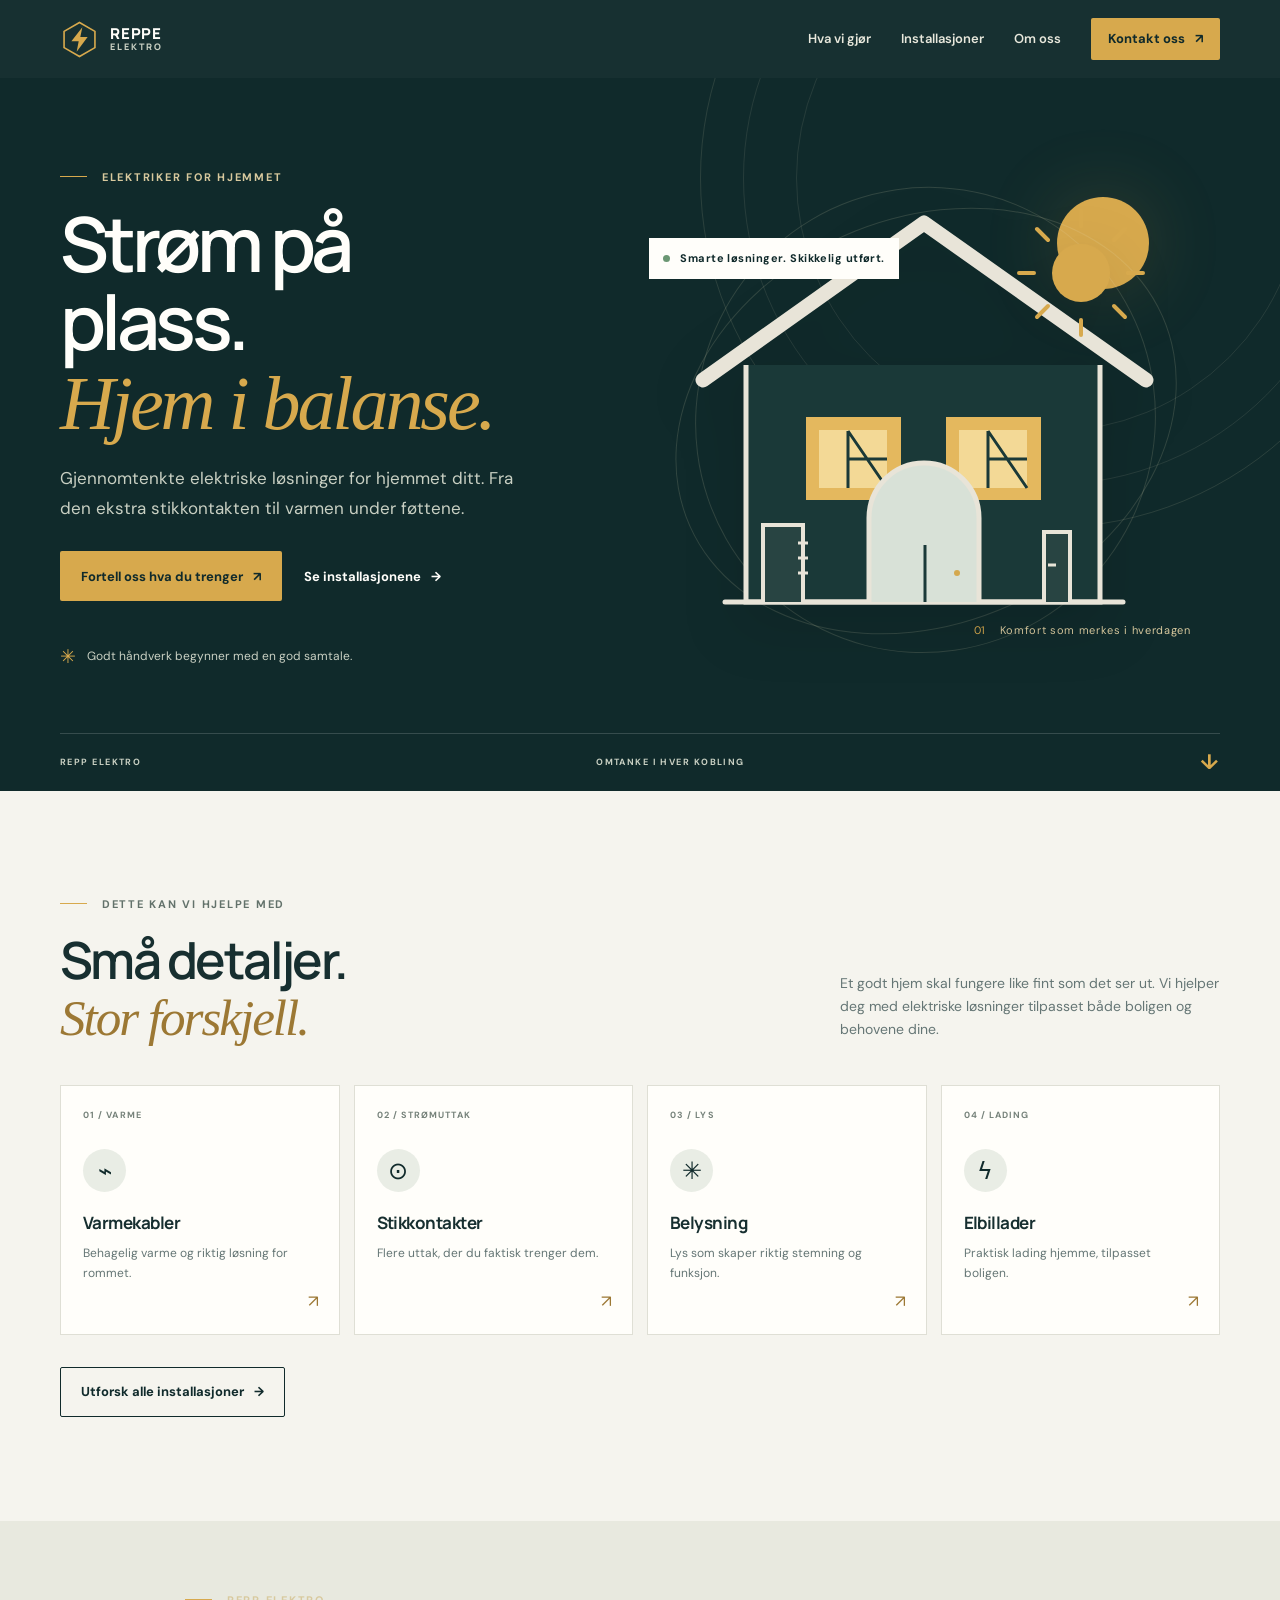
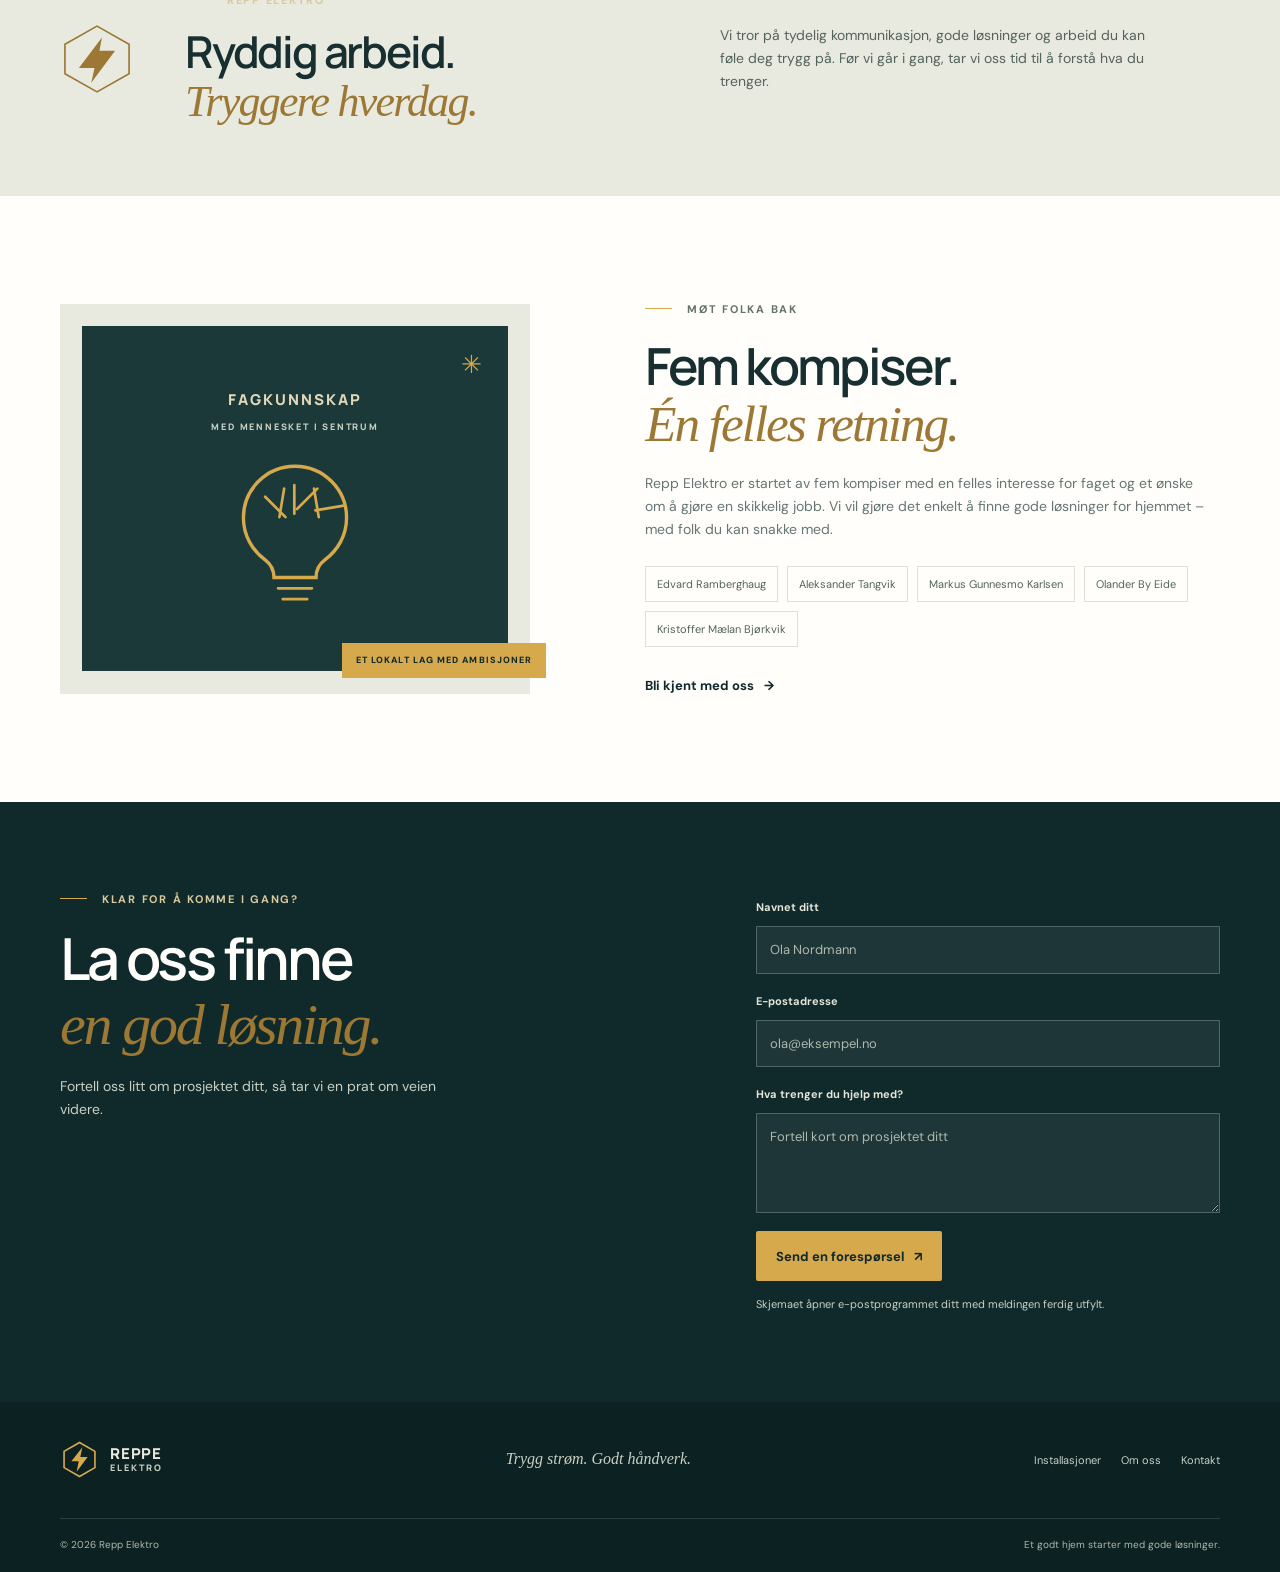
<file: index.html>
<!doctype html>
<html lang="no">
<head>
  <meta charset="utf-8">
  <meta name="viewport" content="width=device-width, initial-scale=1">
  <meta name="theme-color" content="#102a2b">
  <meta name="description" content="Repp Elektro hjelper med elektriske installasjoner i bolig – fra varmekabler og stikkontakter til belysning og elbillader.">
  <title>Repp Elektro | Trygg strøm. Godt håndverk.</title>
  <link rel="preconnect" href="https://fonts.googleapis.com">
  <link rel="preconnect" href="https://fonts.gstatic.com" crossorigin>
  <link href="https://fonts.googleapis.com/css2?family=DM+Sans:wght@400;500;600;700&family=Manrope:wght@400;500;600;700;800&display=swap" rel="stylesheet">
  <link rel="stylesheet" href="styles.css">
  <script src="script.js" defer></script>
</head>
<body>
  <a class="skip-link" href="#hovedinnhold">Hopp til hovedinnhold</a>
  <header class="site-header">
    <div class="container header-inner">
      <a class="brand" href="index.html" aria-label="Repp Elektro – forsiden">
        <svg class="brand-mark" viewBox="0 0 48 48" role="img" aria-label="Repp Elektro-logo">
          <path d="M24 3 43 14v20L24 45 5 34V14L24 3Z" fill="none" stroke="currentColor" stroke-width="2"/>
          <path d="M27.5 9 14 26h9l-2.5 13L34 21h-9l2.5-12Z" fill="currentColor"/>
        </svg>
        <span class="brand-name">REPPE<span>ELEKTRO</span></span>
      </a>
      <button class="menu-toggle" type="button" aria-expanded="false" aria-controls="primary-nav">
        <span class="sr-only">Åpne meny</span>
        <span></span><span></span>
      </button>
      <nav class="primary-nav" id="primary-nav" aria-label="Hovedmeny">
        <a href="#tjenester">Hva vi gjør</a>
        <a href="installasjoner.html">Installasjoner</a>
        <a href="#om-oss">Om oss</a>
        <a class="button button-small button-dark nav-cta" href="#kontakt">Kontakt oss <span aria-hidden="true">↗</span></a>
      </nav>
    </div>
  </header>

  <main id="hovedinnhold">
    <section class="hero">
      <div class="hero-glow" aria-hidden="true"></div>
      <div class="container hero-grid">
        <div class="hero-copy">
          <p class="eyebrow"><span class="eyebrow-line"></span> Elektriker for hjemmet</p>
          <h1>Strøm på plass.<br><span>Hjem i balanse.</span></h1>
          <p class="hero-lead">Gjennomtenkte elektriske løsninger for hjemmet ditt. Fra den ekstra stikkontakten til varmen under føttene.</p>
          <div class="hero-actions">
            <a class="button button-accent" href="#kontakt">Fortell oss hva du trenger <span aria-hidden="true">↗</span></a>
            <a class="text-link" href="installasjoner.html">Se installasjonene <span aria-hidden="true">→</span></a>
          </div>
          <div class="hero-note">
            <span class="note-icon" aria-hidden="true">✳</span>
            <p>Godt håndverk begynner med en god samtale.</p>
          </div>
        </div>
        <div class="hero-art" aria-label="Illustrasjon av et moderne hjem med elektrisk lys">
          <div class="art-sun"></div>
          <div class="art-label"><span class="status-dot"></span> Smarte løsninger. Skikkelig utført.</div>
          <svg class="house-art" viewBox="0 0 560 520" role="img" aria-label="Grafisk illustrasjon av et hus">
            <path d="M57 220 278 63l222 157" fill="none" stroke="#e8e4d8" stroke-width="15" stroke-linecap="round" stroke-linejoin="round"/>
            <path d="M100 205v237h354V205" fill="#1a3938" stroke="#e8e4d8" stroke-width="5"/>
            <path d="M79 442h398" stroke="#e8e4d8" stroke-width="5" stroke-linecap="round"/>
            <path d="M160 257h95v83h-95zM300 257h95v83h-95z" fill="#e4b85e"/>
            <path d="M173 270h68v58h-68zM313 270h68v58h-68z" fill="#f3d996"/>
            <path d="M202 271v57m0-57 39 57m-39-29h39M342 271v57m0-57 39 57m-39-29h39" stroke="#1a3938" stroke-width="3"/>
            <path d="M223 442V358a55 55 0 0 1 110 0v84" fill="#d8e1d7" stroke="#e8e4d8" stroke-width="5"/>
            <path d="M279 385v57" stroke="#1a3938" stroke-width="3"/>
            <circle cx="311" cy="413" r="3" fill="#d4a84e"/>
            <path d="M117 442V365h40v77m241 0v-70h26v70" fill="#284442" stroke="#e8e4d8" stroke-width="4"/>
            <path d="M152 383h10m-10 15h10m-10 15h10m240-8h8" stroke="#e8e4d8" stroke-width="3"/>
            <circle cx="435" cy="113" r="29" fill="#d7a94d"/>
            <path d="M435 66v-15m0 124v-15m47-47h15m-124 0h15m80-33 11-11m-88 88 11-11m66 0 11 11m-88-88 11 11" stroke="#d7a94d" stroke-width="4" stroke-linecap="round"/>
          </svg>
          <div class="art-caption"><span>01</span> Komfort som merkes i hverdagen</div>
          <span class="art-orbit orbit-one" aria-hidden="true"></span>
          <span class="art-orbit orbit-two" aria-hidden="true"></span>
        </div>
      </div>
      <div class="hero-bottom container">
        <span>REPP ELEKTRO</span>
        <span>OMTANKE I HVER KOBLING</span>
        <a href="#tjenester" aria-label="Bla ned til tjenester">↓</a>
      </div>
    </section>

    <section class="intro section-pad" id="tjenester">
      <div class="container">
        <div class="section-heading">
          <div>
            <p class="eyebrow eyebrow-dark"><span class="eyebrow-line"></span> Dette kan vi hjelpe med</p>
            <h2>Små detaljer.<br><span>Stor forskjell.</span></h2>
          </div>
          <p class="section-intro">Et godt hjem skal fungere like fint som det ser ut. Vi hjelper deg med elektriske løsninger tilpasset både boligen og behovene dine.</p>
        </div>
        <div class="service-grid">
          <a class="service-card" href="installasjoner.html#varmekabler">
            <span class="card-number">01 / VARME</span>
            <span class="service-icon" aria-hidden="true">⌁</span>
            <h3>Varmekabler</h3>
            <p>Behagelig varme og riktig løsning for rommet.</p>
            <span class="card-arrow" aria-hidden="true">↗</span>
          </a>
          <a class="service-card" href="installasjoner.html#stikkontakter">
            <span class="card-number">02 / STRØMUTTAK</span>
            <span class="service-icon icon-socket" aria-hidden="true">⊙</span>
            <h3>Stikkontakter</h3>
            <p>Flere uttak, der du faktisk trenger dem.</p>
            <span class="card-arrow" aria-hidden="true">↗</span>
          </a>
          <a class="service-card" href="installasjoner.html#belysning">
            <span class="card-number">03 / LYS</span>
            <span class="service-icon" aria-hidden="true">✳</span>
            <h3>Belysning</h3>
            <p>Lys som skaper riktig stemning og funksjon.</p>
            <span class="card-arrow" aria-hidden="true">↗</span>
          </a>
          <a class="service-card" href="installasjoner.html#elbillader">
            <span class="card-number">04 / LADING</span>
            <span class="service-icon icon-charge" aria-hidden="true">ϟ</span>
            <h3>Elbillader</h3>
            <p>Praktisk lading hjemme, tilpasset boligen.</p>
            <span class="card-arrow" aria-hidden="true">↗</span>
          </a>
        </div>
        <a class="button button-outline" href="installasjoner.html">Utforsk alle installasjoner <span aria-hidden="true">→</span></a>
      </div>
    </section>

    <section class="promise">
      <div class="container promise-inner">
        <div class="promise-mark" aria-hidden="true">
          <svg viewBox="0 0 90 90"><path d="M45 5 84 27v36L45 85 6 63V27L45 5Z" fill="none" stroke="currentColor" stroke-width="2"/><path d="m51 19-28 37h19l-4 18 29-39H48l3-16Z" fill="currentColor"/></svg>
        </div>
        <div>
          <p class="eyebrow"><span class="eyebrow-line"></span> Repp Elektro</p>
          <h2>Ryddig arbeid.<br><span>Tryggere hverdag.</span></h2>
        </div>
        <p class="promise-copy">Vi tror på tydelig kommunikasjon, gode løsninger og arbeid du kan føle deg trygg på. Før vi går i gang, tar vi oss tid til å forstå hva du trenger.</p>
      </div>
    </section>

    <section class="about section-pad" id="om-oss">
      <div class="container about-grid">
        <div class="about-image">
          <div class="about-image-inner">
            <span class="about-spark" aria-hidden="true">✳</span>
            <p>FAGKUNNSKAP<br><span>MED MENNESKET I SENTRUM</span></p>
            <svg viewBox="0 0 280 230" role="img" aria-label="Abstrakt illustrasjon av elektrisk lys">
              <path d="M140 18c-42 0-76 34-76 76 0 26 13 48 32 62 8 6 13 16 13 26h62c0-10 5-20 13-26 19-14 32-36 32-62 0-42-34-76-76-76Z" fill="none" stroke="currentColor" stroke-width="5"/>
              <path d="M111 182h58m-54 16h50m-43 16h36M139 46v42m-43-25 30 30m-2-42-7 42m51-42 7 42m-2-42-30 30m69-5-42 7" fill="none" stroke="currentColor" stroke-width="4" stroke-linecap="round"/>
            </svg>
          </div>
          <span class="about-index">ET LOKALT LAG MED AMBISJONER</span>
        </div>
        <div class="about-copy">
          <p class="eyebrow eyebrow-dark"><span class="eyebrow-line"></span> Møt folka bak</p>
          <h2>Fem kompiser.<br><span>Én felles retning.</span></h2>
          <p class="body-copy">Repp Elektro er startet av fem kompiser med en felles interesse for faget og et ønske om å gjøre en skikkelig jobb. Vi vil gjøre det enkelt å finne gode løsninger for hjemmet – med folk du kan snakke med.</p>
          <div class="team-list">
            <span>Edvard Ramberghaug</span>
            <span>Aleksander Tangvik</span>
            <span>Markus Gunnesmo Karlsen</span>
            <span>Olander By Eide</span>
            <span>Kristoffer Mælan Bjørkvik</span>
          </div>
          <a class="text-link text-link-dark" href="#kontakt">Bli kjent med oss <span aria-hidden="true">→</span></a>
        </div>
      </div>
    </section>

    <section class="contact-section" id="kontakt">
      <div class="container contact-grid">
        <div>
          <p class="eyebrow"><span class="eyebrow-line"></span> Klar for å komme i gang?</p>
          <h2>La oss finne<br><span>en god løsning.</span></h2>
          <p class="contact-lead">Fortell oss litt om prosjektet ditt, så tar vi en prat om veien videre.</p>
        </div>
        <form class="contact-form" id="contact-form">
          <label for="name">Navnet ditt</label>
          <input id="name" name="name" type="text" autocomplete="name" placeholder="Ola Nordmann" required>
          <label for="email">E-postadresse</label>
          <input id="email" name="email" type="email" autocomplete="email" placeholder="ola@eksempel.no" required>
          <label for="message">Hva trenger du hjelp med?</label>
          <textarea id="message" name="message" rows="3" placeholder="Fortell kort om prosjektet ditt" required></textarea>
          <button class="button button-accent form-submit" type="submit">Send en forespørsel <span aria-hidden="true">↗</span></button>
          <p class="form-note">Skjemaet åpner e-postprogrammet ditt med meldingen ferdig utfylt.</p>
          <p class="form-feedback" id="form-feedback" role="status" aria-live="polite"></p>
        </form>
      </div>
    </section>
  </main>

  <footer class="site-footer">
    <div class="container footer-main">
      <a class="brand brand-footer" href="index.html" aria-label="Repp Elektro – forsiden">
        <svg class="brand-mark" viewBox="0 0 48 48" aria-hidden="true"><path d="M24 3 43 14v20L24 45 5 34V14L24 3Z" fill="none" stroke="currentColor" stroke-width="2"/><path d="M27.5 9 14 26h9l-2.5 13L34 21h-9l2.5-12Z" fill="currentColor"/></svg>
        <span class="brand-name">REPPE<span>ELEKTRO</span></span>
      </a>
      <p>Trygg strøm. Godt håndverk.</p>
      <div class="footer-links"><a href="installasjoner.html">Installasjoner</a><a href="#om-oss">Om oss</a><a href="#kontakt">Kontakt</a></div>
    </div>
    <div class="container footer-bottom"><span>© <span data-year>2026</span> Repp Elektro</span><span>Et godt hjem starter med gode løsninger.</span></div>
  </footer>
</body>
</html>
</file>
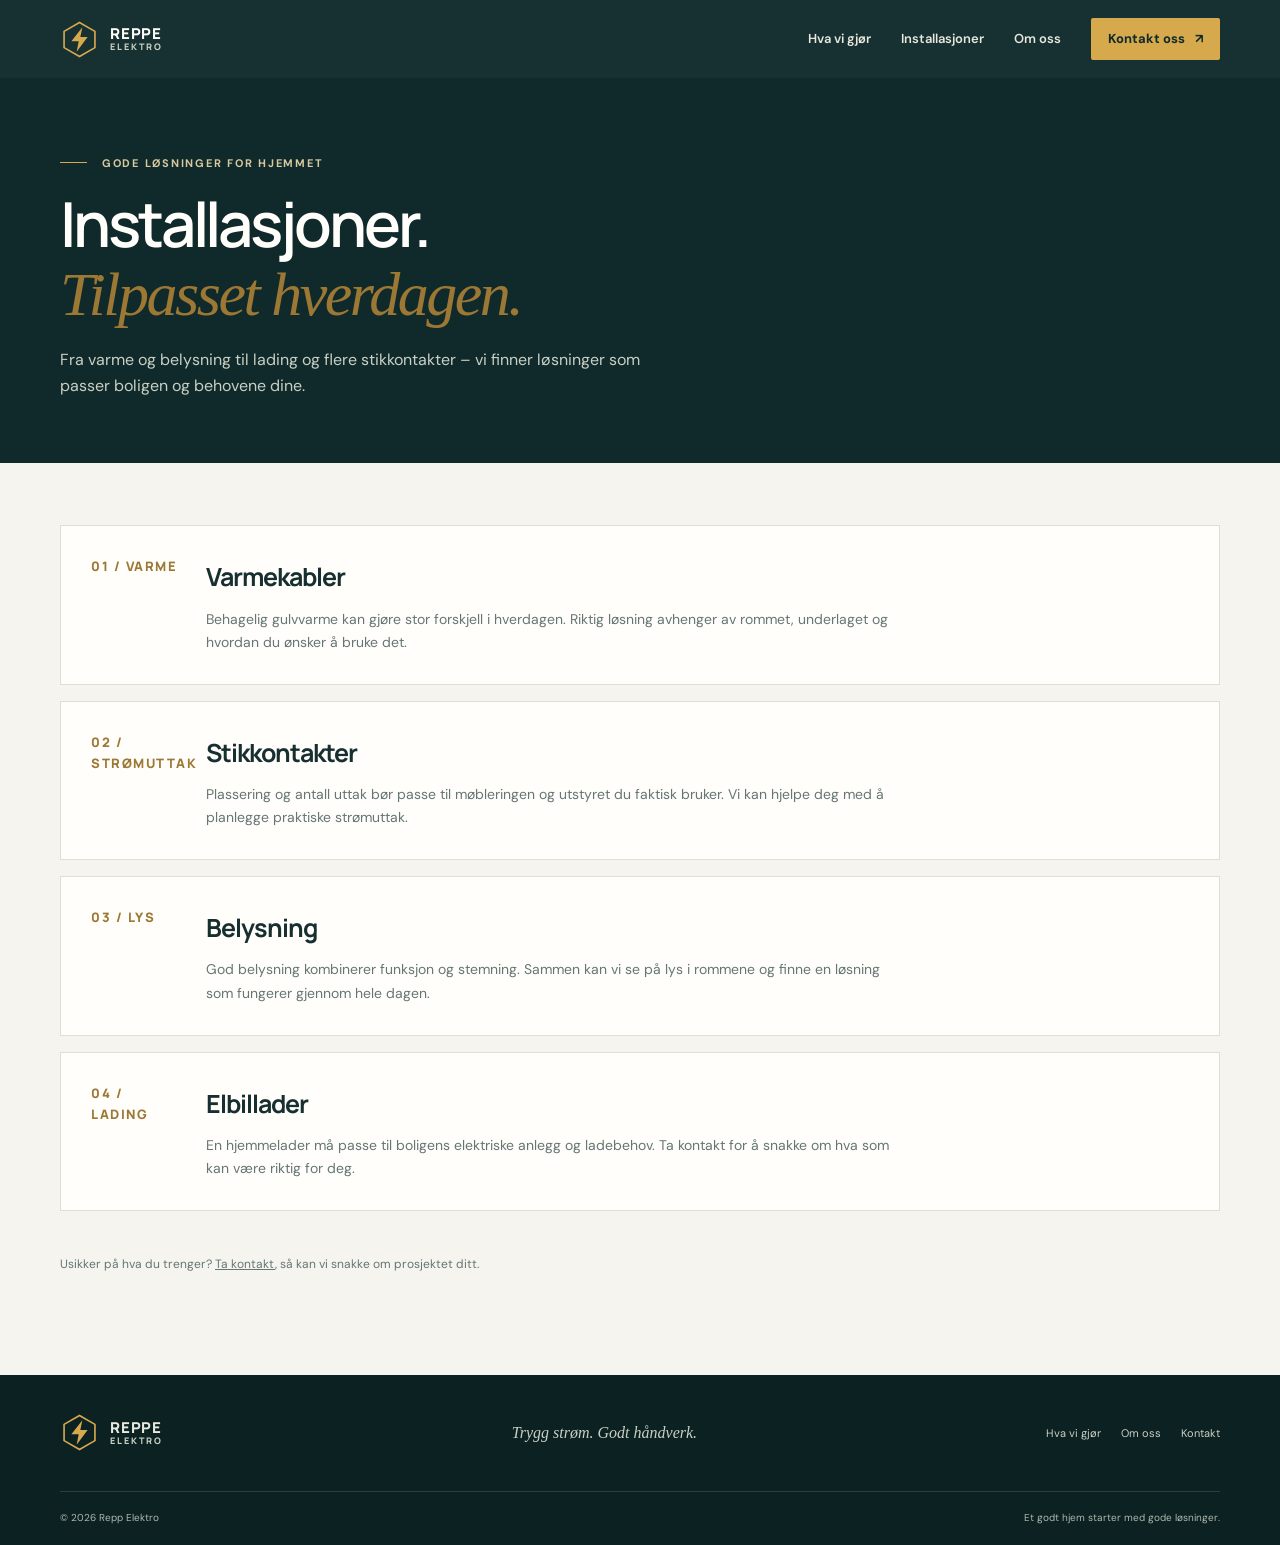
<file: installasjoner.html>
<!doctype html>
<html lang="no">
<head>
  <meta charset="utf-8">
  <meta name="viewport" content="width=device-width, initial-scale=1">
  <meta name="theme-color" content="#102a2b">
  <meta name="description" content="Se eksempler på elektriske installasjoner Repp Elektro kan hjelpe med i hjemmet.">
  <title>Installasjoner | Repp Elektro</title>
  <link rel="preconnect" href="https://fonts.googleapis.com">
  <link rel="preconnect" href="https://fonts.gstatic.com" crossorigin>
  <link href="https://fonts.googleapis.com/css2?family=DM+Sans:wght@400;500;600;700&family=Manrope:wght@400;500;600;700;800&display=swap" rel="stylesheet">
  <link rel="stylesheet" href="styles.css">
  <script src="script.js" defer></script>
</head>
<body>
  <a class="skip-link" href="#hovedinnhold">Hopp til hovedinnhold</a>
  <header class="site-header">
    <div class="container header-inner">
      <a class="brand" href="index.html" aria-label="Repp Elektro – forsiden">
        <svg class="brand-mark" viewBox="0 0 48 48" role="img" aria-label="Repp Elektro-logo">
          <path d="M24 3 43 14v20L24 45 5 34V14L24 3Z" fill="none" stroke="currentColor" stroke-width="2"/>
          <path d="M27.5 9 14 26h9l-2.5 13L34 21h-9l2.5-12Z" fill="currentColor"/>
        </svg>
        <span class="brand-name">REPPE<span>ELEKTRO</span></span>
      </a>
      <button class="menu-toggle" type="button" aria-expanded="false" aria-controls="primary-nav">
        <span class="sr-only">Åpne meny</span>
        <span></span><span></span>
      </button>
      <nav class="primary-nav" id="primary-nav" aria-label="Hovedmeny">
        <a href="index.html#tjenester">Hva vi gjør</a>
        <a href="installasjoner.html" aria-current="page">Installasjoner</a>
        <a href="index.html#om-oss">Om oss</a>
        <a class="button button-small button-dark nav-cta" href="index.html#kontakt">Kontakt oss <span aria-hidden="true">↗</span></a>
      </nav>
    </div>
  </header>

  <main id="hovedinnhold">
    <section class="page-intro">
      <div class="container">
        <p class="eyebrow"><span class="eyebrow-line"></span> Gode løsninger for hjemmet</p>
        <h1>Installasjoner.<br><span>Tilpasset hverdagen.</span></h1>
        <p>Fra varme og belysning til lading og flere stikkontakter – vi finner løsninger som passer boligen og behovene dine.</p>
      </div>
    </section>

    <section class="installations">
      <div class="container installation-list">
        <article class="installation-card" id="varmekabler">
          <span class="installation-number">01 / VARME</span>
          <div>
            <h2>Varmekabler</h2>
            <p>Behagelig gulvvarme kan gjøre stor forskjell i hverdagen. Riktig løsning avhenger av rommet, underlaget og hvordan du ønsker å bruke det.</p>
          </div>
        </article>
        <article class="installation-card" id="stikkontakter">
          <span class="installation-number">02 / STRØMUTTAK</span>
          <div>
            <h2>Stikkontakter</h2>
            <p>Plassering og antall uttak bør passe til møbleringen og utstyret du faktisk bruker. Vi kan hjelpe deg med å planlegge praktiske strømuttak.</p>
          </div>
        </article>
        <article class="installation-card" id="belysning">
          <span class="installation-number">03 / LYS</span>
          <div>
            <h2>Belysning</h2>
            <p>God belysning kombinerer funksjon og stemning. Sammen kan vi se på lys i rommene og finne en løsning som fungerer gjennom hele dagen.</p>
          </div>
        </article>
        <article class="installation-card" id="elbillader">
          <span class="installation-number">04 / LADING</span>
          <div>
            <h2>Elbillader</h2>
            <p>En hjemmelader må passe til boligens elektriske anlegg og ladebehov. Ta kontakt for å snakke om hva som kan være riktig for deg.</p>
          </div>
        </article>
        <p class="installation-note">Usikker på hva du trenger? <a href="index.html#kontakt">Ta kontakt</a>, så kan vi snakke om prosjektet ditt.</p>
      </div>
    </section>
  </main>

  <footer class="site-footer">
    <div class="container footer-main">
      <a class="brand brand-footer" href="index.html" aria-label="Repp Elektro – forsiden">
        <svg class="brand-mark" viewBox="0 0 48 48" aria-hidden="true"><path d="M24 3 43 14v20L24 45 5 34V14L24 3Z" fill="none" stroke="currentColor" stroke-width="2"/><path d="M27.5 9 14 26h9l-2.5 13L34 21h-9l2.5-12Z" fill="currentColor"/></svg>
        <span class="brand-name">REPPE<span>ELEKTRO</span></span>
      </a>
      <p>Trygg strøm. Godt håndverk.</p>
      <div class="footer-links"><a href="index.html#tjenester">Hva vi gjør</a><a href="index.html#om-oss">Om oss</a><a href="index.html#kontakt">Kontakt</a></div>
    </div>
    <div class="container footer-bottom"><span>© <span data-year>2026</span> Repp Elektro</span><span>Et godt hjem starter med gode løsninger.</span></div>
  </footer>
</body>
</html>
</file>
<file: styles.css>
:root {
  color-scheme: light;
  --ink: #172f30;
  --muted: #657675;
  --paper: #f5f4ee;
  --white: #fffefa;
  --green: #102a2b;
  --green-soft: #1a3938;
  --gold: #d7a94d;
  --line: #dfdfd5;
  --serif: Georgia, "Times New Roman", serif;
  --sans: "DM Sans", sans-serif;
  --display: "Manrope", sans-serif;
}

* { box-sizing: border-box; }
html { scroll-behavior: smooth; scroll-padding-top: 92px; }
body { margin: 0; background: var(--paper); color: var(--ink); font-family: var(--sans); font-size: 16px; line-height: 1.65; }
a { color: inherit; }
button, input, textarea { font: inherit; }
button, a { -webkit-tap-highlight-color: transparent; }
svg { display: block; max-width: 100%; }
.container { width: min(1160px, calc(100% - 48px)); margin-inline: auto; }
.sr-only { position: absolute; width: 1px; height: 1px; overflow: hidden; clip: rect(0, 0, 0, 0); white-space: nowrap; }
.skip-link { position: fixed; z-index: 100; top: 12px; left: 12px; padding: 10px 16px; transform: translateY(-160%); background: var(--white); color: var(--green); }
.skip-link:focus { transform: translateY(0); }

.site-header { position: sticky; z-index: 20; top: 0; background: rgba(16, 42, 43, .97); color: var(--white); }
.header-inner { min-height: 78px; display: flex; align-items: center; justify-content: space-between; gap: 28px; }
.brand { display: inline-flex; align-items: center; gap: 11px; color: inherit; text-decoration: none; }
.brand-mark { width: 39px; height: 39px; color: var(--gold); }
.brand-name { font-family: var(--display); font-size: 15px; font-weight: 800; letter-spacing: .05em; line-height: 1.1; }
.brand-name span { display: block; color: #c9d0c3; font-size: 9px; letter-spacing: .22em; }
.primary-nav { display: flex; align-items: center; gap: 30px; }
.primary-nav > a:not(.button) { color: #e8e8dc; font-size: 13px; font-weight: 600; text-decoration: none; }
.primary-nav > a:not(.button):hover, .footer-links a:hover { color: var(--gold); }
.menu-toggle { display: none; width: 44px; height: 42px; padding: 10px; border: 1px solid rgba(255,255,255,.32); border-radius: 2px; background: transparent; color: white; cursor: pointer; }
.menu-toggle > span:not(.sr-only) { display: block; height: 2px; margin: 5px 0; background: currentColor; }

.button { min-height: 50px; display: inline-flex; align-items: center; justify-content: center; gap: 10px; padding: 0 20px; border: 1px solid transparent; border-radius: 2px; font-size: 13px; font-weight: 700; text-decoration: none; transition: background .2s ease, color .2s ease, transform .2s ease; }
.button:hover { transform: translateY(-2px); }
.button-small { min-height: 42px; padding-inline: 16px; }
.button-dark { background: var(--gold); color: var(--green); }
.button-dark:hover, .button-accent:hover { background: #e4c16f; }
.button-accent { background: var(--gold); color: var(--green); }
.button-outline { margin-top: 32px; border-color: var(--green); color: var(--green); }
.button-outline:hover { background: var(--green); color: white; }
.text-link { display: inline-flex; align-items: center; gap: 10px; color: var(--white); font-size: 13px; font-weight: 700; text-decoration: none; }
.text-link:hover { color: var(--gold); }
.text-link-dark { color: var(--green); }

.hero { position: relative; overflow: hidden; min-height: 650px; display: flex; flex-direction: column; justify-content: center; padding: 72px 0 100px; background: var(--green); color: var(--white); }
.hero-glow { position: absolute; top: -250px; right: -120px; width: 700px; height: 700px; border: 1px solid rgba(235,224,190,.12); border-radius: 50%; }
.hero-glow::before, .hero-glow::after { position: absolute; inset: 42px; border: 1px solid rgba(235,224,190,.1); border-radius: 50%; content: ""; }
.hero-glow::after { inset: 95px; }
.hero-grid { position: relative; z-index: 1; display: grid; grid-template-columns: .9fr 1.1fr; align-items: center; gap: clamp(36px, 7vw, 95px); }
.hero-copy { padding: 18px 0; }
.eyebrow { margin: 0 0 18px; color: #d8c99e; font-size: 11px; font-weight: 700; letter-spacing: .16em; text-transform: uppercase; }
.eyebrow-dark { color: #63726b; }
.eyebrow-line { display: inline-block; width: 27px; height: 1px; margin: 0 10px 4px 0; background: var(--gold); }
h1, h2, h3, p { margin-top: 0; }
h1, h2 { font-family: var(--display); }
h1 { max-width: 590px; margin-bottom: 22px; font-size: clamp(45px, 6vw, 76px); font-weight: 600; letter-spacing: -.06em; line-height: 1.03; }
h1 span, h2 span { color: var(--gold); font-family: var(--serif); font-weight: 400; font-style: italic; letter-spacing: -.04em; }
.hero-lead { max-width: 460px; margin-bottom: 28px; color: #c9d0c3; font-size: 17px; line-height: 1.75; }
.hero-actions { display: flex; flex-wrap: wrap; align-items: center; gap: 22px; }
.hero-note { display: flex; align-items: center; gap: 11px; margin-top: 40px; color: #c9d0c3; font-size: 12px; }
.hero-note p { margin: 0; }
.note-icon { color: var(--gold); font-size: 19px; }
.hero-art { position: relative; min-height: 440px; display: grid; place-items: center; }
.art-sun { position: absolute; top: 7%; right: 12%; width: 92px; height: 92px; border-radius: 50%; background: var(--gold); box-shadow: 0 0 80px rgba(215,169,77,.18); }
.house-art { position: relative; z-index: 1; width: min(100%, 560px); filter: drop-shadow(0 20px 30px rgba(0,0,0,.12)); }
.art-label { position: absolute; z-index: 2; top: 15%; left: 3%; padding: 11px 14px; background: var(--white); color: var(--green); font-size: 11px; font-weight: 700; letter-spacing: .04em; }
.status-dot { display: inline-block; width: 7px; height: 7px; margin-right: 7px; border-radius: 50%; background: #6b9773; }
.art-caption { position: absolute; right: 5%; bottom: 8%; color: #d8c99e; font-size: 11px; letter-spacing: .06em; }
.art-caption span { margin-right: 10px; color: var(--gold); }
.art-orbit { position: absolute; width: 88%; height: 78%; border: 1px solid rgba(235,224,190,.15); border-radius: 50%; transform: rotate(-24deg); }
.orbit-two { width: 78%; height: 90%; transform: rotate(26deg); }
.hero-bottom { position: absolute; right: 0; bottom: 0; left: 0; display: flex; align-items: center; justify-content: space-between; min-height: 58px; border-top: 1px solid rgba(255,255,255,.16); color: #c9d0c3; font-size: 9px; font-weight: 700; letter-spacing: .16em; }
.hero-bottom a { color: var(--gold); font-size: 21px; text-decoration: none; }

.section-pad { padding: 104px 0; }
.intro { background: var(--paper); }
.section-heading { display: flex; align-items: end; justify-content: space-between; gap: 32px; margin-bottom: 38px; }
.section-heading h2, .about-copy h2, .promise h2, .contact-grid h2, .page-intro h1 { margin-bottom: 0; font-size: clamp(34px, 4vw, 52px); font-weight: 600; letter-spacing: -.05em; line-height: 1.1; }
.section-heading h2 span, .about-copy h2 span, .promise h2 span, .contact-grid h2 span, .page-intro h1 span { color: #9c7834; }
.section-intro { max-width: 380px; margin: 0 0 5px; color: var(--muted); font-size: 14px; }
.service-grid { display: grid; grid-template-columns: repeat(4, 1fr); gap: 14px; }
.service-card { position: relative; min-height: 250px; display: flex; flex-direction: column; padding: 22px; border: 1px solid var(--line); background: var(--white); text-decoration: none; transition: transform .2s ease, box-shadow .2s ease; }
.service-card:hover { transform: translateY(-4px); box-shadow: 0 15px 34px rgba(23,47,48,.09); }
.card-number { color: #76827a; font-size: 9px; font-weight: 700; letter-spacing: .12em; }
.service-icon { width: 43px; height: 43px; display: grid; place-items: center; margin: 27px 0 17px; border-radius: 50%; background: #e9ede5; color: var(--green); font-size: 24px; }
.service-card h3 { margin-bottom: 7px; font-family: var(--display); font-size: 17px; letter-spacing: -.03em; }
.service-card p { margin-bottom: 20px; color: var(--muted); font-size: 12px; }
.card-arrow { position: absolute; right: 20px; bottom: 19px; color: #9c7834; font-size: 17px; }

.promise { padding: 70px 0; background: #e8e9df; }
.promise-inner { display: grid; grid-template-columns: 90px 1fr 1fr; align-items: center; gap: 35px; }
.promise-mark { color: #9c7834; }
.promise-mark svg { width: 74px; }
.promise h2 { font-size: clamp(30px, 3.5vw, 44px); }
.promise-copy { max-width: 430px; margin: 0; color: #53645d; font-size: 14px; }

.about { background: var(--white); }
.about-grid { display: grid; grid-template-columns: .9fr 1.1fr; align-items: center; gap: clamp(50px, 9vw, 120px); }
.about-image { position: relative; min-height: 390px; padding: 22px; background: #e8e9df; }
.about-image-inner { min-height: 345px; display: flex; flex-direction: column; align-items: center; justify-content: center; overflow: hidden; background: var(--green-soft); color: #e2d7b8; }
.about-image-inner > p { z-index: 1; margin: 0; text-align: center; font-family: var(--display); font-size: 15px; font-weight: 800; letter-spacing: .13em; }
.about-image-inner > p span { color: #c9d0c3; font-size: 9px; letter-spacing: .2em; }
.about-image-inner svg { width: 190px; margin-top: 16px; color: var(--gold); }
.about-spark { position: absolute; top: 40px; right: 48px; color: var(--gold); font-size: 25px; }
.about-index { position: absolute; right: -16px; bottom: 16px; padding: 10px 14px; background: var(--gold); color: var(--green); font-size: 9px; font-weight: 800; letter-spacing: .12em; }
.about-copy h2 { margin-bottom: 20px; }
.body-copy { max-width: 560px; margin-bottom: 24px; color: var(--muted); font-size: 14px; }
.team-list { display: flex; flex-wrap: wrap; gap: 9px; margin-bottom: 25px; }
.team-list span { padding: 8px 11px; border: 1px solid var(--line); color: #53645d; font-size: 11px; }

.contact-section { padding: 88px 0; background: var(--green); color: var(--white); }
.contact-grid { display: grid; grid-template-columns: 1fr .8fr; align-items: start; gap: clamp(45px, 9vw, 120px); }
.contact-grid h2 { margin-bottom: 18px; font-size: clamp(38px, 4.6vw, 58px); }
.contact-lead { max-width: 390px; color: #c9d0c3; font-size: 14px; }
.contact-form { display: grid; gap: 10px; }
.contact-form label { margin-top: 8px; color: #e4e6d9; font-size: 11px; font-weight: 700; }
.contact-form input, .contact-form textarea { width: 100%; padding: 12px 13px; border: 1px solid rgba(255,255,255,.23); border-radius: 1px; outline: none; background: rgba(255,255,255,.06); color: white; font-size: 13px; }
.contact-form input:focus, .contact-form textarea:focus { border-color: var(--gold); }
.contact-form input::placeholder, .contact-form textarea::placeholder { color: #aeb9ad; }
.contact-form textarea { min-height: 100px; resize: vertical; }
.form-submit { width: fit-content; margin-top: 8px; border: 0; cursor: pointer; }
.form-note, .form-feedback { margin: 4px 0 0; color: #c9d0c3; font-size: 11px; }
.form-feedback:empty { display: none; }

.site-footer { background: #0c2122; color: #e9e9df; }
.footer-main { min-height: 116px; display: flex; align-items: center; justify-content: space-between; gap: 25px; }
.brand-footer .brand-mark { color: var(--gold); }
.footer-main > p { margin: 0; color: #c9d0c3; font-family: var(--serif); font-size: 16px; font-style: italic; }
.footer-links { display: flex; gap: 20px; }
.footer-links a { color: #c9d0c3; font-size: 11px; text-decoration: none; }
.footer-bottom { min-height: 54px; display: flex; align-items: center; justify-content: space-between; gap: 20px; border-top: 1px solid rgba(255,255,255,.13); color: #aeb9ad; font-size: 10px; }

.page-intro { padding: 76px 0 64px; background: var(--green); color: var(--white); }
.page-intro h1 { max-width: 760px; font-size: clamp(40px, 5vw, 62px); }
.page-intro p:last-child { max-width: 600px; margin: 18px 0 0; color: #c9d0c3; }
.installations { padding: 62px 0 100px; }
.installation-list { display: grid; gap: 16px; }
.installation-card { display: grid; grid-template-columns: 90px 1fr; gap: 25px; padding: 30px; border: 1px solid var(--line); background: var(--white); scroll-margin-top: 100px; }
.installation-number { color: #9c7834; font-family: var(--display); font-size: 13px; font-weight: 800; letter-spacing: .12em; }
.installation-card h2 { margin: 0 0 10px; font-size: 25px; letter-spacing: -.04em; }
.installation-card p { max-width: 700px; margin: 0; color: var(--muted); font-size: 14px; }
.installation-note { margin: 28px 0 0; color: var(--muted); font-size: 12px; }

:focus-visible { outline: 3px solid var(--gold); outline-offset: 3px; }

@media (max-width: 860px) {
  .hero { min-height: 0; padding: 65px 0 100px; }
  .hero-grid { grid-template-columns: 1fr 1fr; gap: 20px; }
  .hero-art { min-height: 350px; }
  .service-grid { grid-template-columns: repeat(2, 1fr); }
  .promise-inner { grid-template-columns: 65px 1fr; gap: 20px; }
  .promise-copy { grid-column: 2; }
  .about-grid { gap: 45px; }
  .primary-nav { gap: 18px; }
  .primary-nav > a:not(.button) { font-size: 12px; }
}

@media (max-width: 640px) {
  .container { width: min(100% - 36px, 520px); }
  .header-inner { min-height: 68px; }
  .menu-toggle { display: block; }
  .primary-nav { position: absolute; top: 100%; right: 0; left: 0; display: none; align-items: stretch; gap: 0; padding: 8px 18px 18px; background: var(--green); }
  .primary-nav.is-open { display: flex; flex-direction: column; }
  .primary-nav > a:not(.button) { padding: 13px 0; border-bottom: 1px solid rgba(255,255,255,.12); font-size: 14px; }
  .primary-nav .nav-cta { margin-top: 14px; }
  .hero { padding: 50px 0 84px; }
  .hero-grid { grid-template-columns: 1fr; }
  .hero-copy { padding-bottom: 0; }
  h1 { font-size: clamp(43px, 13vw, 62px); }
  .hero-lead { font-size: 15px; }
  .hero-art { min-height: 310px; margin-top: 4px; }
  .art-sun { width: 65px; height: 65px; }
  .art-label { top: 8%; left: 0; font-size: 9px; }
  .art-caption { right: 0; bottom: 3%; font-size: 9px; }
  .hero-bottom { min-height: 48px; font-size: 8px; }
  .section-pad { padding: 70px 0; }
  .section-heading { align-items: start; flex-direction: column; gap: 16px; margin-bottom: 25px; }
  .section-heading h2, .about-copy h2, .contact-grid h2 { font-size: 38px; }
  .service-grid { gap: 10px; }
  .service-card { min-height: 220px; padding: 17px; }
  .service-icon { margin: 21px 0 13px; }
  .service-card h3 { font-size: 15px; }
  .service-card p { font-size: 11px; }
  .promise { padding: 52px 0; }
  .promise-inner { grid-template-columns: 46px 1fr; gap: 15px; }
  .promise-mark svg { width: 45px; }
  .promise h2 { font-size: 32px; }
  .promise-copy { grid-column: 1 / -1; }
  .about-grid, .contact-grid { grid-template-columns: 1fr; gap: 36px; }
  .about-image { min-height: 310px; }
  .about-image-inner { min-height: 265px; }
  .contact-section { padding: 68px 0; }
  .footer-main { align-items: flex-start; flex-direction: column; padding-top: 28px; padding-bottom: 22px; }
  .footer-links { flex-wrap: wrap; }
  .footer-bottom { align-items: flex-start; flex-direction: column; justify-content: center; gap: 3px; padding-top: 10px; padding-bottom: 10px; }
  .page-intro { padding: 58px 0 48px; }
  .installations { padding: 38px 0 70px; }
  .installation-card { grid-template-columns: 1fr; gap: 9px; padding: 22px; }
  .installation-card h2 { font-size: 22px; }
}

@media (prefers-reduced-motion: reduce) {
  *, *::before, *::after { scroll-behavior: auto !important; transition-duration: .01ms !important; animation-duration: .01ms !important; animation-iteration-count: 1 !important; }
}
</file>
